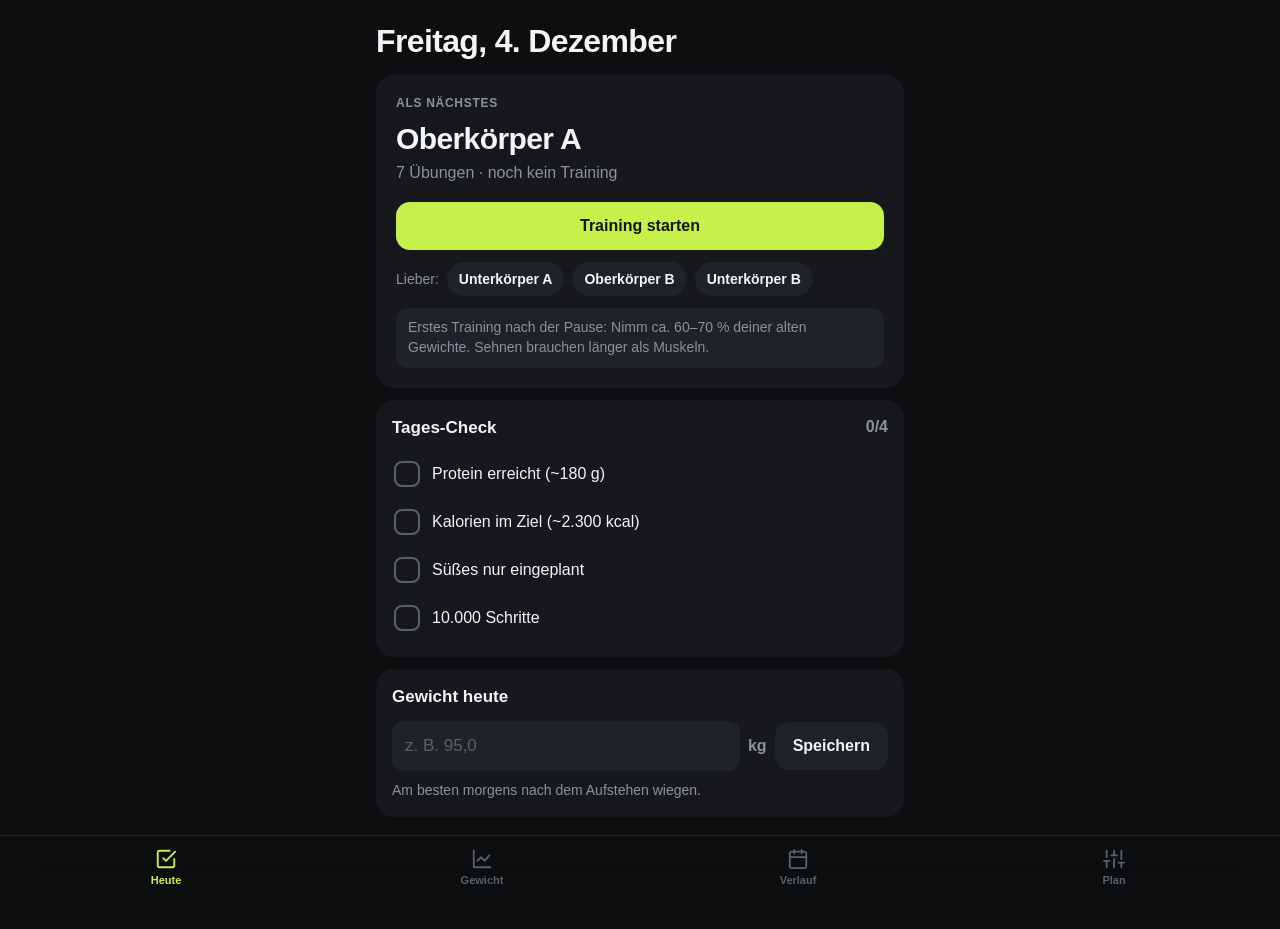
<file: index.html>
<!doctype html>
<html lang="de">
<head>
  <meta charset="utf-8">
  <meta name="viewport" content="width=device-width, initial-scale=1, viewport-fit=cover">
  <meta name="theme-color" content="#0D0E10">
  <meta name="color-scheme" content="dark">
  <meta name="apple-mobile-web-app-capable" content="yes">
  <meta name="mobile-web-app-capable" content="yes">
  <meta name="apple-mobile-web-app-status-bar-style" content="black-translucent">
  <meta name="apple-mobile-web-app-title" content="Fitness">
  <meta name="format-detection" content="telephone=no">
  <link rel="apple-touch-icon" href="icons/apple-touch-icon.png">
  <link rel="icon" type="image/png" href="icons/icon-192.png">
  <link rel="manifest" href="manifest.webmanifest">
  <link rel="stylesheet" href="styles.css">
  <title>Fitness Tracker</title>
</head>
<body>
  <main id="main" aria-live="polite"></main>
  <div id="rest" class="rest" hidden></div>
  <div id="toast" class="toast" role="status"></div>
  <nav id="tabs" class="tabs" aria-label="Navigation"></nav>
  <script src="app.js"></script>
</body>
</html>
</file>
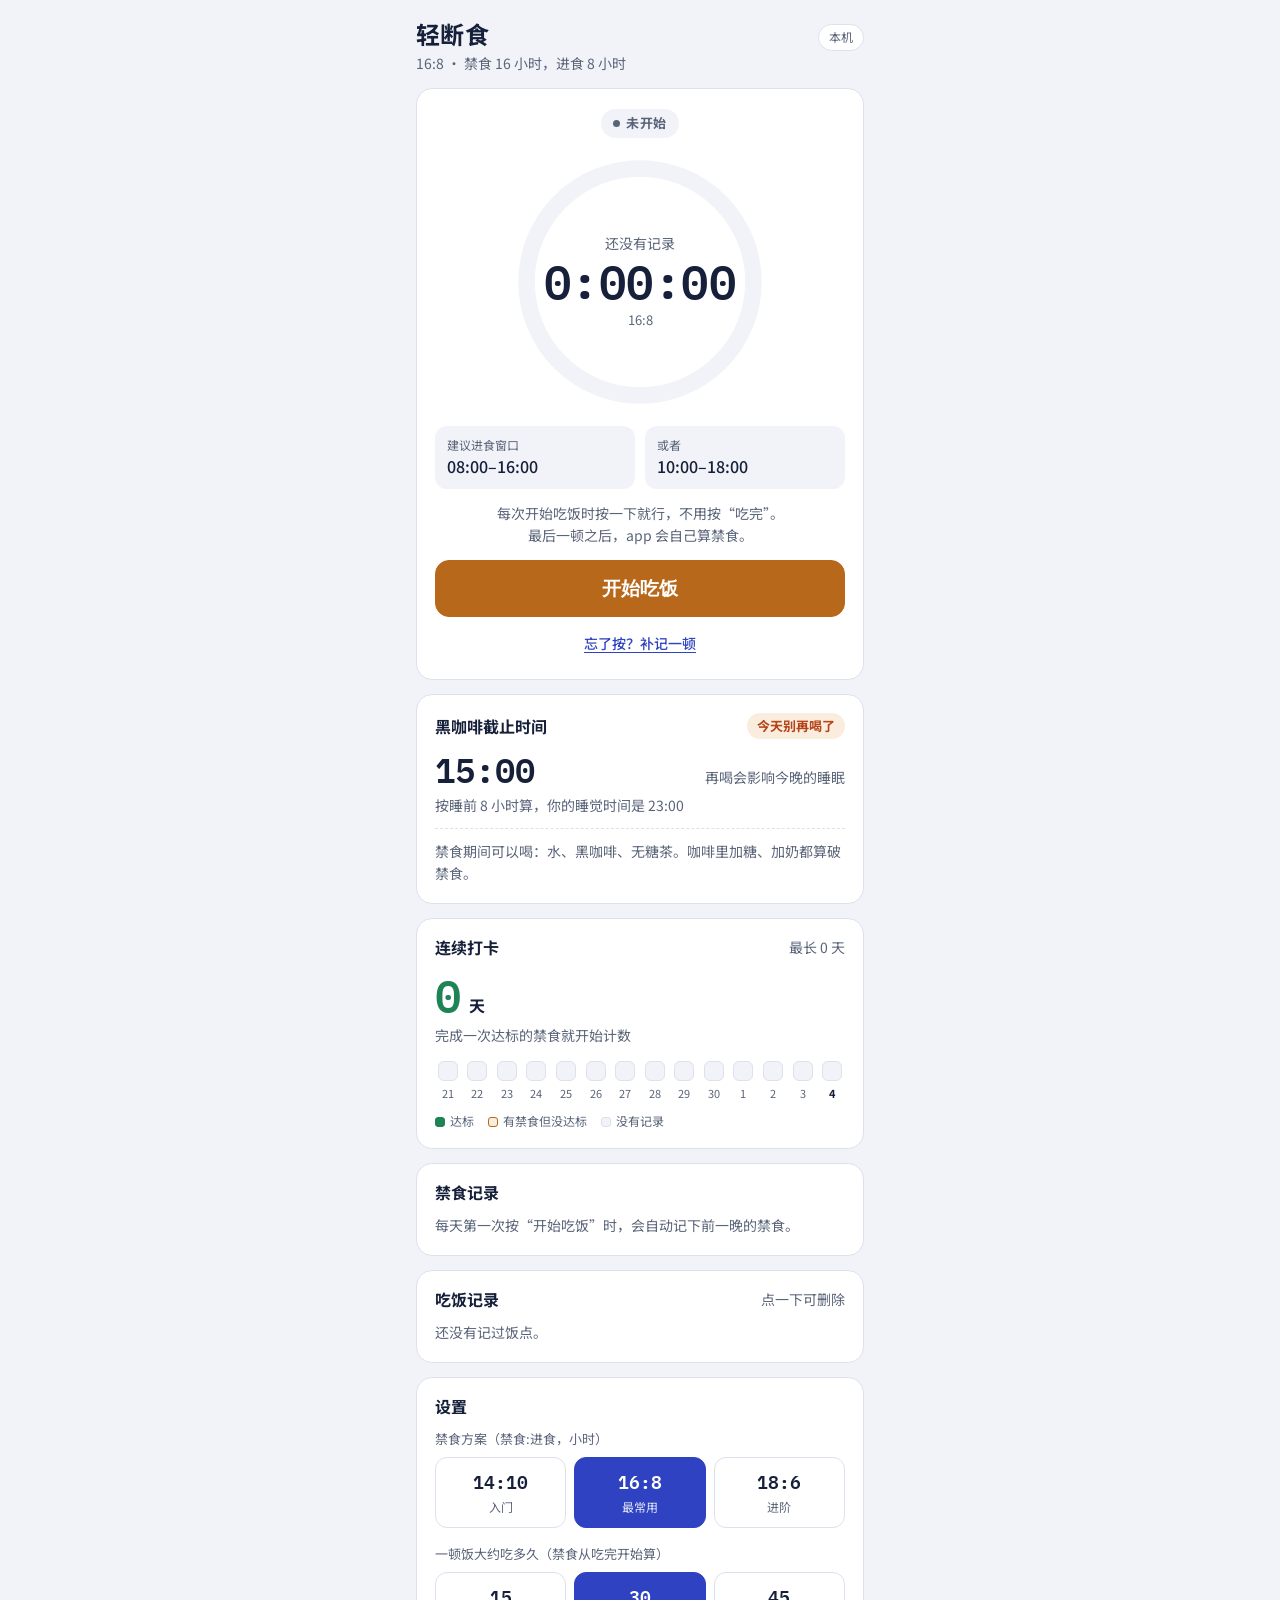
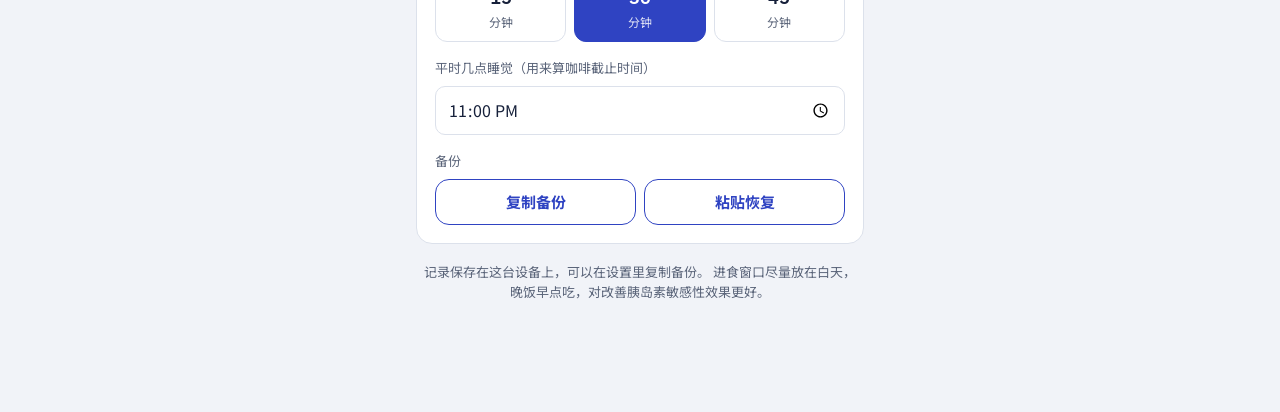
<file: fasting/index.html>
<!DOCTYPE html>
<html lang="zh-CN">
<head>
<meta charset="utf-8">
<meta name="viewport" content="width=device-width, initial-scale=1">
<meta name="theme-color" content="#F1F3F8" media="(prefers-color-scheme: light)">
<meta name="theme-color" content="#0C111E" media="(prefers-color-scheme: dark)">
<meta name="apple-mobile-web-app-capable" content="yes">
<meta name="mobile-web-app-capable" content="yes">
<meta name="apple-mobile-web-app-status-bar-style" content="default">
<meta name="apple-mobile-web-app-title" content="轻断食">
<meta name="format-detection" content="telephone=no">
<link rel="apple-touch-icon" href="icons/apple-touch-icon.png">
<link rel="icon" type="image/png" href="icons/icon-192.png">
<link rel="manifest" href="manifest.webmanifest">
<title>轻断食计时</title>
<link rel="preconnect" href="https://fonts.googleapis.com">
<link rel="preconnect" href="https://fonts.gstatic.com" crossorigin>
<link href="https://fonts.googleapis.com/css2?family=IBM+Plex+Mono:wght@500;600&family=Noto+Sans+SC:wght@400;500;700&display=swap" rel="stylesheet">
<style>
:root{
  /* Layout: one phone-width column. The timer ring is the hero with a single "开始吃饭" tap; coffee, streak, records and settings stack below. */
  --bg:#F1F3F8;
  --surface:#FFFFFF;
  --ink:#16203A;
  --muted:#5A6479;
  --line:#DCE1EB;
  --fast:#2F43C2;
  --fast-soft:#E5E8FA;
  --eat:#B8681A;
  --eat-soft:#FAEDDD;
  --good:#1F8455;
  --good-soft:#DDF2E7;
  --warn:#B4441A;
  --on-accent:#FFFFFF;
  --font-display:"IBM Plex Mono", ui-monospace, "SF Mono", Menlo, Consolas, monospace;
  --font-body:"Noto Sans SC", "PingFang SC", "Hiragino Sans GB", "Microsoft YaHei", system-ui, sans-serif;
  --radius:16px;
  color-scheme:light;
}
@media (prefers-color-scheme: dark){
  :root:not([data-theme="light"]){
    --bg:#0C111E; --surface:#151C2E; --ink:#E7EBF4; --muted:#98A2B8; --line:#273149;
    --fast:#8E9CFF; --fast-soft:#1F2652; --eat:#F0A65B; --eat-soft:#3A2915;
    --good:#4CC28A; --good-soft:#133326; --warn:#F08A5D; --on-accent:#0C111E;
    color-scheme:dark;
  }
}
:root[data-theme="dark"]{
  --bg:#0C111E; --surface:#151C2E; --ink:#E7EBF4; --muted:#98A2B8; --line:#273149;
  --fast:#8E9CFF; --fast-soft:#1F2652; --eat:#F0A65B; --eat-soft:#3A2915;
  --good:#4CC28A; --good-soft:#133326; --warn:#F08A5D; --on-accent:#0C111E;
  color-scheme:dark;
}

*{box-sizing:border-box}
[hidden]{display:none !important}
html,body{margin:0}
body{background:var(--bg);color:var(--ink);font-family:var(--font-body);font-size:16px;line-height:1.55;-webkit-font-smoothing:antialiased;-webkit-tap-highlight-color:transparent}
.app{max-width:480px;margin:0 auto;padding:20px 16px 110px;display:flex;flex-direction:column;gap:14px}
.top{display:flex;justify-content:space-between;align-items:flex-start;gap:12px}
h1{font-size:24px;line-height:1.2;margin:0;letter-spacing:.02em;text-wrap:balance}
h2{font-size:16px;line-height:1.3;margin:0;text-wrap:balance}
.sub{margin:4px 0 0;color:var(--muted);font-size:14px}
.sync{font-size:12px;color:var(--muted);border:1px solid var(--line);background:var(--surface);border-radius:999px;padding:3px 10px;white-space:nowrap;margin-top:4px}
.sync[data-s="synced"]{color:var(--good);background:var(--good-soft);border-color:transparent}
.sync[data-s="offline"],.sync[data-s="readonly"]{color:var(--warn)}

.card{background:var(--surface);border:1px solid var(--line);border-radius:var(--radius);padding:18px}
.card-head{display:flex;justify-content:space-between;align-items:center;gap:10px;margin-bottom:12px}

/* Hero */
.hero{--ph:var(--muted);--ph-soft:var(--bg);display:flex;flex-direction:column;align-items:center;gap:14px;padding:20px 18px 18px}
.hero[data-phase="fasting"]{--ph:var(--fast);--ph-soft:var(--fast-soft)}
.hero[data-phase="eating"]{--ph:var(--eat);--ph-soft:var(--eat-soft)}
.hero[data-phase="done"]{--ph:var(--good);--ph-soft:var(--good-soft)}
.hero[data-phase="late"]{--ph:var(--warn);--ph-soft:var(--eat-soft)}
.pill{font-size:13px;font-weight:700;letter-spacing:.06em;color:var(--ph);background:var(--ph-soft);border-radius:999px;padding:4px 12px;display:inline-flex;align-items:center;gap:6px}
.pill::before{content:"";width:7px;height:7px;border-radius:50%;background:var(--ph)}
.ring-wrap{position:relative;width:min(260px,74vw);aspect-ratio:1}
.ring{width:100%;height:100%;display:block}
.ring circle{fill:none;stroke-width:14}
.ring .track{stroke:var(--ph-soft)}
.ring .prog{stroke:var(--ph);stroke-linecap:round;transform:rotate(-90deg);transform-origin:110px 110px;transition:stroke-dashoffset .6s ease,stroke .3s ease}
.ring-text{position:absolute;inset:0;display:flex;flex-direction:column;align-items:center;justify-content:center;text-align:center;padding:0 30px}
.ring-label{font-size:14px;color:var(--muted)}
.ring-time{font-family:var(--font-display);font-weight:600;font-size:clamp(34px,10.5vw,46px);line-height:1.15;font-variant-numeric:tabular-nums;letter-spacing:-.01em;color:var(--ink)}
.ring-sub{font-size:13px;color:var(--muted);margin-top:2px}
.times{display:grid;grid-template-columns:1fr 1fr;gap:10px;width:100%;margin:0}
.times > div{background:var(--bg);border-radius:12px;padding:10px 12px;min-width:0}
.times dt{font-size:12px;color:var(--muted)}
.times dd{margin:0;font-weight:500;font-size:16px;font-variant-numeric:tabular-nums}
.hint{margin:0;font-size:14px;color:var(--muted);text-align:center;max-width:36ch}
.hint.warn{color:var(--warn)}
.today-meals{margin:0;font-size:14px;color:var(--muted);text-align:center;font-variant-numeric:tabular-nums}
.today-meals b{color:var(--ink);font-weight:500}

.actions{width:100%;display:flex;flex-direction:column;gap:10px}
.btn{--btn:var(--fast);font:inherit;font-weight:700;font-size:17px;border-radius:14px;padding:14px 16px;border:1.5px solid var(--btn);cursor:pointer;width:100%;background:var(--btn);color:var(--on-accent);transition:transform .08s ease, filter .15s ease}
.btn:active{transform:scale(.985)}
.btn:hover{filter:brightness(1.05)}
.btn[data-kind="eat"]{--btn:var(--eat)}
.btn[data-kind="fast"]{--btn:var(--fast)}
.btn.big{font-size:19px;padding:17px 16px}
.btn.ghost{background:transparent;color:var(--btn)}
.btn.small{font-size:15px;padding:10px 14px;width:auto;flex:1}
.links{display:flex;justify-content:center;flex-wrap:wrap;gap:2px 18px}
.link{background:none;border:0;color:var(--muted);font:inherit;font-size:14px;text-decoration:underline;text-underline-offset:3px;padding:6px 4px;cursor:pointer}
.link.strong{color:var(--fast);font-weight:500}
:focus-visible{outline:3px solid var(--fast);outline-offset:2px;border-radius:8px}

.panel{width:100%;display:flex;flex-direction:column;gap:10px;background:var(--bg);border-radius:12px;padding:14px}
.field{display:flex;flex-direction:column;gap:4px}
.field label{font-size:13px;color:var(--muted)}
input,select,textarea{font:inherit;font-size:16px;color:var(--ink);background:var(--surface);border:1px solid var(--line);border-radius:10px;padding:10px 12px;width:100%;min-height:46px;display:block;-webkit-appearance:none;appearance:none}
textarea{min-height:90px;font-size:13px;font-family:var(--font-display);resize:vertical}
.err{color:var(--warn);font-size:13px;margin:0}
.err:empty{display:none}
.row{display:flex;gap:8px}

/* Coffee */
.coffee-main{display:flex;align-items:baseline;justify-content:space-between;gap:12px;flex-wrap:wrap}
.big{font-family:var(--font-display);font-weight:600;font-size:34px;line-height:1.1;font-variant-numeric:tabular-nums}
.chip{font-size:13px;font-weight:700;border-radius:999px;padding:3px 10px;white-space:nowrap}
.chip.ok{color:var(--good);background:var(--good-soft)}
.chip.no{color:var(--warn);background:var(--eat-soft)}
.meta{margin:6px 0 0;font-size:14px;color:var(--muted)}
.rule{margin:12px 0 0;padding-top:12px;border-top:1px dashed var(--line);font-size:14px;color:var(--muted)}

/* Streak */
.streak-main{display:flex;align-items:baseline;gap:8px}
.streak-main .big{font-size:44px;color:var(--good)}
.streak-main .unit{font-weight:700}
.strip{display:grid;grid-template-columns:repeat(14,1fr);gap:4px;margin-top:14px}
.day{display:flex;flex-direction:column;align-items:center;gap:4px;font-size:11px;color:var(--muted);font-variant-numeric:tabular-nums;min-width:0}
.dot{width:100%;max-width:20px;aspect-ratio:1;border-radius:6px;background:var(--bg);border:1px solid var(--line)}
.dot.ok{background:var(--good);border-color:var(--good)}
.dot.part{background:var(--eat-soft);border-color:var(--eat)}
.dot.live{border:2px dashed var(--fast);background:var(--fast-soft)}
.day.today span{color:var(--ink);font-weight:700}
.legend{display:flex;flex-wrap:wrap;gap:4px 14px;margin-top:10px;font-size:12px;color:var(--muted)}
.legend i{display:inline-block;width:10px;height:10px;border-radius:3px;margin-right:5px;vertical-align:-1px;border:1px solid var(--line);background:var(--bg)}
.legend i.ok{background:var(--good);border-color:var(--good)}
.legend i.part{background:var(--eat-soft);border-color:var(--eat)}

/* Fast records */
.hist{list-style:none;margin:0;padding:0;display:flex;flex-direction:column}
.hist li{display:grid;grid-template-columns:1fr auto;gap:2px 12px;padding:12px 0;border-top:1px solid var(--line);align-items:center}
.hist li:first-child{border-top:0;padding-top:4px}
.h-day{font-weight:500}
.h-range{font-size:13px;color:var(--muted);font-variant-numeric:tabular-nums}
.h-right{text-align:right;display:flex;flex-direction:column;align-items:flex-end;gap:2px}
.h-dur{font-weight:700;font-variant-numeric:tabular-nums;white-space:nowrap}
.badge{font-size:12px;font-weight:700;border-radius:999px;padding:1px 8px;white-space:nowrap}
.badge.ok{color:var(--good);background:var(--good-soft)}
.badge.no{color:var(--eat);background:var(--eat-soft)}
.empty{color:var(--muted);font-size:14px;margin:0}
.more{font-size:13px;color:var(--muted);margin:8px 0 0}

/* Meals */
.mdays{display:flex;flex-direction:column}
.mday{display:grid;grid-template-columns:72px 1fr;gap:8px;padding:10px 0;border-top:1px solid var(--line);align-items:start}
.mday:first-child{border-top:0;padding-top:2px}
.mday-label{font-size:14px;font-weight:500;padding-top:4px;white-space:nowrap}
.chips{display:flex;flex-wrap:wrap;gap:6px}
.mchip{font:inherit;font-size:14px;font-variant-numeric:tabular-nums;background:var(--eat-soft);color:var(--ink);border:1px solid transparent;border-radius:999px;padding:3px 8px 3px 10px;cursor:pointer;display:inline-flex;gap:4px;align-items:center;min-height:32px}
.mchip .x{color:var(--muted);font-size:13px}
.mchip[data-armed="1"]{background:var(--warn);color:var(--on-accent)}
.mchip[data-armed="1"] .x{color:var(--on-accent)}

/* Settings */
.set-group{display:flex;flex-direction:column;gap:8px}
.set-group + .set-group{margin-top:16px}
.set-label{font-size:13px;color:var(--muted)}
.seg{display:grid;grid-template-columns:repeat(3,1fr);gap:8px}
.seg button{font:inherit;cursor:pointer;background:var(--surface);color:var(--ink);border:1px solid var(--line);border-radius:12px;padding:10px 4px;display:flex;flex-direction:column;align-items:center;gap:2px}
.seg b{font-family:var(--font-display);font-size:18px;font-weight:600}
.seg small{font-size:12px;color:var(--muted)}
.seg button[aria-pressed="true"]{background:var(--fast);border-color:var(--fast);color:var(--on-accent)}
.seg button[aria-pressed="true"] small{color:var(--on-accent);opacity:.85}

.foot{font-size:13px;color:var(--muted);text-align:center;margin:4px 0 0;padding:0 8px}

.toast{position:fixed;left:50%;bottom:calc(18px + env(safe-area-inset-bottom));transform:translateX(-50%);background:var(--ink);color:var(--bg);border-radius:12px;padding:10px 14px;display:flex;align-items:center;gap:14px;max-width:calc(100% - 32px);width:max-content;box-shadow:0 8px 24px rgba(0,0,0,.18);font-size:15px;z-index:10}
.toast button{background:none;border:0;color:inherit;font:inherit;font-weight:700;text-decoration:underline;text-underline-offset:3px;cursor:pointer;padding:4px 2px;white-space:nowrap}

@media (prefers-reduced-motion: reduce){
  .ring .prog,.btn{transition:none}
}
</style>
</head>
<body>
<main class="app">
  <header class="top">
    <div>
      <h1>轻断食</h1>
      <p class="sub" id="planSub">16:8 · 禁食 16 小时，进食 8 小时</p>
    </div>
    <span class="sync" id="sync" data-s="local">本机</span>
  </header>

  <section class="card hero" id="hero" data-phase="idle" aria-live="polite">
    <span class="pill" id="pill">未开始</span>
    <div class="ring-wrap">
      <svg class="ring" viewBox="0 0 220 220" aria-hidden="true">
        <circle class="track" cx="110" cy="110" r="96"></circle>
        <circle class="prog" id="prog" cx="110" cy="110" r="96"></circle>
      </svg>
      <div class="ring-text">
        <div class="ring-label" id="ringLabel">还没有记录</div>
        <div class="ring-time" id="ringTime">0:00:00</div>
        <div class="ring-sub" id="ringSub">16:8</div>
      </div>
    </div>
    <dl class="times">
      <div><dt id="t1Label">建议进食窗口</dt><dd id="t1">—</dd></div>
      <div><dt id="t2Label">或者</dt><dd id="t2">—</dd></div>
    </dl>
    <p class="hint" id="hint"></p>

    <div class="actions">
      <button class="btn big" id="btnEat" type="button" data-kind="eat">开始吃饭</button>
      <p class="today-meals" id="todayMeals" hidden></p>
      <div class="links">
        <button class="link strong" id="btnPick" type="button">忘了按？补记一顿</button>
      </div>
    </div>

    <form class="panel" id="picker" hidden novalidate>
      <div class="field">
        <label for="pickInput">这顿饭开始吃的时间</label>
        <input type="datetime-local" id="pickInput">
      </div>
      <p class="err" id="pickErr" role="alert"></p>
      <div class="row">
        <button type="submit" class="btn small" data-kind="eat">记下这顿</button>
        <button type="button" class="btn small ghost" id="pickCancel" data-kind="eat">取消</button>
      </div>
    </form>
  </section>

  <section class="card" id="coffeeCard">
    <div class="card-head"><h2>黑咖啡截止时间</h2><span class="chip ok" id="coffeeChip">还可以喝</span></div>
    <div class="coffee-main">
      <span class="big" id="coffeeTime">15:00</span>
      <span class="meta" id="coffeeLeft" style="margin:0">距离截止还有 —</span>
    </div>
    <p class="meta" id="coffeeNote">按睡前 8 小时算，你的睡觉时间是 23:00</p>
    <p class="rule">禁食期间可以喝：水、黑咖啡、无糖茶。咖啡里加糖、加奶都算破禁食。</p>
  </section>

  <section class="card" id="streakCard">
    <div class="card-head"><h2>连续打卡</h2><span class="meta" id="streakBest" style="margin:0">最长 0 天</span></div>
    <div class="streak-main"><span class="big" id="streakNum">0</span><span class="unit">天</span></div>
    <p class="meta" id="streakMsg">完成一次达标的禁食就开始计数</p>
    <div class="strip" id="strip" aria-label="最近 14 天"></div>
    <div class="legend"><span><i class="ok"></i>达标</span><span><i class="part"></i>有禁食但没达标</span><span><i></i>没有记录</span></div>
  </section>

  <section class="card" id="histCard">
    <div class="card-head"><h2>禁食记录</h2></div>
    <p class="meta" id="histStats" style="margin:0 0 8px" hidden></p>
    <ol class="hist" id="hist"></ol>
    <p class="empty" id="histEmpty">每天第一次按“开始吃饭”时，会自动记下前一晚的禁食。</p>
    <p class="more" id="histMore" hidden></p>
  </section>

  <section class="card" id="mealCard">
    <div class="card-head"><h2>吃饭记录</h2><span class="meta" style="margin:0">点一下可删除</span></div>
    <div class="mdays" id="mdays"></div>
    <p class="empty" id="mealEmpty">还没有记过饭点。</p>
  </section>

  <section class="card" id="setCard">
    <div class="card-head"><h2>设置</h2></div>
    <div class="set-group">
      <span class="set-label" id="planLabel">禁食方案（禁食:进食，小时）</span>
      <div class="seg" role="group" aria-labelledby="planLabel" id="segPlan">
        <button type="button" data-h="14" aria-pressed="false"><b>14:10</b><small>入门</small></button>
        <button type="button" data-h="16" aria-pressed="true"><b>16:8</b><small>最常用</small></button>
        <button type="button" data-h="18" aria-pressed="false"><b>18:6</b><small>进阶</small></button>
      </div>
    </div>
    <div class="set-group">
      <span class="set-label" id="mealLabel">一顿饭大约吃多久（禁食从吃完开始算）</span>
      <div class="seg" role="group" aria-labelledby="mealLabel" id="segMeal">
        <button type="button" data-m="15" aria-pressed="false"><b>15</b><small>分钟</small></button>
        <button type="button" data-m="30" aria-pressed="true"><b>30</b><small>分钟</small></button>
        <button type="button" data-m="45" aria-pressed="false"><b>45</b><small>分钟</small></button>
      </div>
    </div>
    <div class="set-group">
      <label class="set-label" for="bedtime">平时几点睡觉（用来算咖啡截止时间）</label>
      <input type="time" id="bedtime" value="23:00">
    </div>
    <div class="set-group">
      <span class="set-label">备份</span>
      <div class="row">
        <button type="button" class="btn small ghost" id="btnExport" data-kind="fast">复制备份</button>
        <button type="button" class="btn small ghost" id="btnImport" data-kind="fast">粘贴恢复</button>
      </div>
      <form class="panel" id="importForm" hidden novalidate>
        <div class="field">
          <label for="importText">把之前复制的备份粘贴到这里</label>
          <textarea id="importText" spellcheck="false"></textarea>
        </div>
        <p class="err" id="importErr" role="alert"></p>
        <div class="row">
          <button type="submit" class="btn small" data-kind="fast">恢复</button>
          <button type="button" class="btn small ghost" id="importCancel" data-kind="fast">取消</button>
        </div>
      </form>
    </div>
  </section>

  <p class="foot" id="foot">进食窗口尽量放在白天，晚饭早点吃，对改善胰岛素敏感性效果更好。</p>
</main>

<div class="toast" id="toast" role="status" hidden>
  <span id="toastMsg"></span>
  <button type="button" id="toastUndo">撤销</button>
</div>

<script>
(function(){
'use strict';
var H = 3600e3, MIN = 60e3, DAY = 24 * H;
var DAY_START = 4 * H;              // 凌晨 4 点前吃的算前一天
var DUP_GAP = 10 * MIN;             // 10 分钟内重复按不算新的一顿
var LS_KEY = 'qingduanshi-v1';
var PLANS = [14, 16, 18], MEAL_MINS = [15, 30, 45];
var WEEK = ['周日','周一','周二','周三','周四','周五','周六'];
var C = 2 * Math.PI * 96;

function $(id){ return document.getElementById(id); }
function pad(n){ return String(n).padStart(2, '0'); }

/* ---------- state ---------- */
function defaults(){
  return { v:2, settings:{ fastHours:16, bedtime:'23:00', mealMin:30 }, meals:[], updatedAt:0 };
}
function sanitize(raw){
  if (!raw || typeof raw !== 'object') return null;
  var d = defaults();
  var s = (raw.settings && typeof raw.settings === 'object') ? raw.settings : {};
  var fh = Number(s.fastHours), mm = Number(s.mealMin);
  d.settings.fastHours = PLANS.indexOf(fh) >= 0 ? fh : 16;
  d.settings.bedtime = (typeof s.bedtime === 'string' && /^\d{2}:\d{2}$/.test(s.bedtime)) ? s.bedtime : '23:00';
  d.settings.mealMin = MEAL_MINS.indexOf(mm) >= 0 ? mm : 30;
  var src = [];
  if (Array.isArray(raw.meals)) {
    src = raw.meals;
  } else {
    // 旧版本（按开始/结束两下）的数据转换成饭点
    var md = d.settings.mealMin * MIN;
    (Array.isArray(raw.history) ? raw.history : []).forEach(function(r){
      if (r && Number.isFinite(r.start) && Number.isFinite(r.end) && r.end > r.start) {
        src.push({ t:r.start - md, plan:r.target });
        src.push({ t:r.end, plan:r.target });
      }
    });
    if (raw.phase === 'eating' && Number.isFinite(raw.phaseStart)) src.push({ t:raw.phaseStart, plan:d.settings.fastHours });
    if (raw.phase === 'fasting' && Number.isFinite(raw.phaseStart)) src.push({ t:raw.phaseStart - md, plan:d.settings.fastHours });
  }
  var list = src.filter(function(m){ return m && Number.isFinite(m.t); }).map(function(m){
    var p = Number(m.plan);
    return { t:Math.round(m.t), plan: PLANS.indexOf(p) >= 0 ? p : d.settings.fastHours };
  }).sort(function(a,b){ return a.t - b.t; });
  var out = [];
  list.forEach(function(m){ if (!out.length || m.t - out[out.length - 1].t >= MIN) out.push(m); });
  d.meals = out.slice(-3000);
  d.updatedAt = Number.isFinite(raw.updatedAt) ? raw.updatedAt : 0;
  return d;
}
function hasData(s){
  return s.meals.length > 0 || s.settings.fastHours !== 16 || s.settings.bedtime !== '23:00' || s.settings.mealMin !== 30;
}
function loadLocal(){
  try { var v = localStorage.getItem(LS_KEY); return v ? JSON.parse(v) : null; } catch(e){ return null; }
}
function saveLocal(s){
  try { localStorage.setItem(LS_KEY, JSON.stringify(s)); } catch(e){}
}
var state = sanitize(loadLocal()) || defaults();

/* ---------- time helpers ---------- */
function startOfDay(ms){ var d = new Date(ms); d.setHours(0,0,0,0); return d.getTime(); }
function addDays(ms, n){ var d = new Date(ms); d.setDate(d.getDate() + n); d.setHours(0,0,0,0); return d.getTime(); }
function lday(ms){ return startOfDay(ms - DAY_START); }      // 这一天的 0 点（凌晨 4 点换日）
function dayKey(ms){ var d = new Date(ms); return d.getFullYear() + '-' + pad(d.getMonth()+1) + '-' + pad(d.getDate()); }
function hm(ms){ var d = new Date(ms); return pad(d.getHours()) + ':' + pad(d.getMinutes()); }
function dayDiff(a, b){ return Math.round((startOfDay(a) - startOfDay(b)) / DAY); }
function relName(dayMs, refDayMs){
  var diff = dayDiff(dayMs, refDayMs);
  if (diff === 0) return '今天';
  if (diff === 1) return '明天';
  if (diff === -1) return '昨天';
  var d = new Date(dayMs);
  return (d.getMonth()+1) + '月' + d.getDate() + '日';
}
function fmtWhen(ms){ return relName(ms, Date.now()) + ' ' + hm(ms); }
function fmtClock(ms, ceil){
  var s = ceil ? Math.ceil(ms / 1000) : Math.floor(ms / 1000);
  if (s < 0) s = 0;
  var h = Math.floor(s / 3600), m = Math.floor((s % 3600) / 60), sec = s % 60;
  return h + ':' + pad(m) + ':' + pad(sec);
}
function fmtDur(ms){
  var total = Math.max(0, Math.round(ms / MIN));
  var h = Math.floor(total / 60), m = total % 60;
  if (h === 0) return m + ' 分钟';
  return h + ' 小时' + (m ? ' ' + m + ' 分' : '');
}
function toLocalInput(ms){
  var d = new Date(ms);
  return d.getFullYear() + '-' + pad(d.getMonth()+1) + '-' + pad(d.getDate()) + 'T' + pad(d.getHours()) + ':' + pad(d.getMinutes());
}
function fromLocalInput(v){
  var m = /^(\d{4})-(\d{2})-(\d{2})T(\d{2}):(\d{2})/.exec(v || '');
  if (!m) return NaN;
  return new Date(+m[1], +m[2]-1, +m[3], +m[4], +m[5], 0, 0).getTime();
}
function clockAdd(hhmm, hours){
  var p = hhmm.split(':').map(Number), t = (p[0] * 60 + p[1] + hours * 60) % 1440;
  return pad(Math.floor(t / 60)) + ':' + pad(t % 60);
}

/* ---------- derived from meals ---------- */
// 每天的第一顿饭结束前一晚的禁食：从上一顿吃完到这一顿开始
function deriveFasts(){
  var md = state.settings.mealMin * MIN, ms = state.meals, res = [];
  for (var i = 1; i < ms.length; i++) {
    if (lday(ms[i].t) !== lday(ms[i-1].t)) {
      var st = ms[i-1].t + md, en = ms[i].t;
      if (en > st) res.push({ start:st, end:en, target:ms[i].plan });
    }
  }
  return res;
}
function achieved(f){ return (f.end - f.start) >= f.target * H - MIN; }

function status(now){
  var fh = state.settings.fastHours, eh = 24 - fh, md = state.settings.mealMin * MIN, ms = state.meals;
  if (!ms.length) return { kind:'idle', fh:fh, eh:eh };
  var last = ms[ms.length - 1].t, fs = last + md, target = fs + fh * H, ld = lday(last), ws = last, n = 0;
  for (var i = ms.length - 1; i >= 0 && lday(ms[i].t) === ld; i--) { ws = ms[i].t; n++; }
  var dl = ws + eh * H;
  var kind = now < fs ? (now < dl ? 'eating' : 'lateMeal') : (now < dl ? 'window' : 'fasting');
  return { kind:kind, last:last, fs:fs, target:target, ws:ws, dl:dl, fh:fh, eh:eh, n:n };
}
function liveDone(now){
  var s = status(now);
  return s.kind === 'fasting' && now - s.fs >= s.fh * H;
}
function computeDays(now){
  var ach = {}, part = {};
  function markRange(start, end, val){
    var endDay = lday(end), d = addDays(lday(start), 1), guard = 0;
    if (d > endDay) d = endDay;
    for (; d <= endDay && guard < 60; d = addDays(d, 1), guard++) { if (!ach[dayKey(d)]) ach[dayKey(d)] = val; }
  }
  deriveFasts().forEach(function(f){
    if (achieved(f)) markRange(f.start, f.end, true);
    else part[dayKey(lday(f.end))] = true;
  });
  var s = status(now);
  if (s.kind === 'fasting' && now - s.fs >= s.fh * H) markRange(s.fs, now, 'live');
  return { ach:ach, part:part };
}
function currentStreak(ach, now){
  var d = lday(now);
  if (!ach[dayKey(d)]) d = addDays(d, -1);
  var n = 0;
  while (ach[dayKey(d)]) { n++; d = addDays(d, -1); }
  return n;
}
function bestStreak(ach){
  var keys = Object.keys(ach).sort(), best = 0, run = 0, prev = null;
  keys.forEach(function(k){
    var p = k.split('-').map(Number), ms = new Date(p[0], p[1]-1, p[2]).getTime();
    run = (prev != null && dayKey(addDays(prev, 1)) === k) ? run + 1 : 1;
    if (run > best) best = run;
    prev = ms;
  });
  return best;
}
function coffeeCut(now){
  var p = state.settings.bedtime.split(':').map(Number);
  var bed = p[0] * 60 + p[1];
  if (bed < 12 * 60) bed += 1440;       // 过了午夜才睡，算作当晚
  var d = new Date(startOfDay(now));
  d.setMinutes(bed - 8 * 60);
  return d.getTime();
}

function phaseView(now){
  var s = status(now);
  if (s.kind === 'idle') {
    return { phase:'idle', pill:'未开始', label:'还没有记录', time:'0:00:00', sub:s.fh + ':' + s.eh, p:0,
      t1L:'建议进食窗口', t1:'08:00–' + clockAdd('08:00', s.eh), t2L:'或者', t2:'10:00–' + clockAdd('10:00', s.eh),
      hint:'每次开始吃饭时按一下就行，不用按“吃完”。最后一顿之后，app 会自己算禁食。' };
  }
  if (s.kind === 'eating') {
    var dlD = new Date(s.dl);
    var lateWin = dayDiff(s.dl, s.ws) > 0 || (dlD.getHours() * 60 + dlD.getMinutes()) > 20 * 60;
    return { phase:'eating', pill:'吃饭中', label:'进食窗口还剩', time:fmtClock(s.dl - now, true),
      sub:'今天第 ' + s.n + ' 顿', p:(now - s.ws) / (s.eh * H),
      t1L:'窗口开始', t1:fmtWhen(s.ws), t2L:'窗口截止', t2:fmtWhen(s.dl),
      hint: (lateWin && s.n === 1) ? '这次进食窗口结束得比较晚。早吃早停效果更好，下次可以试着早点吃第一顿。' : '吃完不用按。之后不再吃的话，会从这顿吃完开始自动算禁食。',
      warn: lateWin && s.n === 1 };
  }
  if (s.kind === 'lateMeal') {
    return { phase:'late', pill:'窗口外进食', label:'已超出进食窗口', time:fmtClock(now - s.dl, false),
      sub:'吃完后自动开始禁食', p:1,
      t1L:'窗口截止', t1:fmtWhen(s.dl), t2L:'下一顿可以吃', t2:fmtWhen(s.target),
      hint:'没关系，吃完不用按，禁食会从这顿吃完开始算。' };
  }
  if (s.kind === 'window') {
    return { phase:'eating', pill:'进食窗口', label:'进食窗口还剩', time:fmtClock(s.dl - now, true),
      sub:'距上一顿 ' + fmtDur(now - s.last), p:(now - s.ws) / (s.eh * H),
      t1L:'窗口截止', t1:fmtWhen(s.dl), t2L:'不再吃的话可以吃', t2:fmtWhen(s.target),
      hint:'如果上一顿就是今天最后一餐，什么都不用按，禁食已经从 ' + hm(s.fs) + ' 开始算了。' };
  }
  var el = now - s.fs, rem = s.target - now;
  if (rem <= 0) {
    return { phase:'done', pill:'已达标', label:'已禁食', time:fmtClock(el, false),
      sub:'超出目标 ' + fmtDur(el - s.fh * H), p:1,
      t1L:'最后一餐', t1:fmtWhen(s.last), t2L:'可以吃饭', t2:'现在就可以',
      hint: el > 48 * H ? '好久没记了？下次开始吃饭时按一下就行。' : '已经达标。开始吃饭时按一下，这次禁食就会记下来。' };
  }
  return { phase:'fasting', pill:'禁食中', label:'还需禁食', time:fmtClock(rem, true),
    sub:'已禁食 ' + fmtDur(el), p:el / (s.fh * H),
    t1L:'最后一餐', t1:fmtWhen(s.last), t2L:'可以吃饭', t2:fmtWhen(s.target),
    hint:'口渴、嘴馋就喝水、黑咖啡或无糖茶。' };
}

/* ---------- rendering ---------- */
var el = {
  hero:$('hero'), pill:$('pill'), prog:$('prog'), ringLabel:$('ringLabel'), ringTime:$('ringTime'), ringSub:$('ringSub'),
  t1L:$('t1Label'), t1:$('t1'), t2L:$('t2Label'), t2:$('t2'), hint:$('hint'), todayMeals:$('todayMeals'),
  btnEat:$('btnEat'), btnPick:$('btnPick'), picker:$('picker'), pickInput:$('pickInput'), pickErr:$('pickErr'),
  coffeeChip:$('coffeeChip'), coffeeTime:$('coffeeTime'), coffeeLeft:$('coffeeLeft'), coffeeNote:$('coffeeNote'),
  streakNum:$('streakNum'), streakBest:$('streakBest'), streakMsg:$('streakMsg'), strip:$('strip'),
  hist:$('hist'), histEmpty:$('histEmpty'), histMore:$('histMore'), histStats:$('histStats'),
  mdays:$('mdays'), mealEmpty:$('mealEmpty'),
  segPlan:$('segPlan'), segMeal:$('segMeal'), bedtime:$('bedtime'), planSub:$('planSub'), sync:$('sync'), foot:$('foot'),
  importForm:$('importForm'), importText:$('importText'), importErr:$('importErr'),
  toast:$('toast'), toastMsg:$('toastMsg'), toastUndo:$('toastUndo')
};
el.prog.style.strokeDasharray = C.toFixed(2);
var lastKey = null;

function renderTick(){
  var now = Date.now(), v = phaseView(now);
  el.hero.dataset.phase = v.phase;
  el.pill.textContent = v.pill;
  el.ringLabel.textContent = v.label;
  el.ringTime.textContent = v.time;
  el.ringSub.textContent = v.sub;
  el.prog.style.strokeDashoffset = (C * (1 - Math.max(0, Math.min(1, v.p)))).toFixed(2);
  el.t1L.textContent = v.t1L; el.t1.textContent = v.t1;
  el.t2L.textContent = v.t2L; el.t2.textContent = v.t2;
  el.hint.textContent = v.hint || '';
  el.hint.classList.toggle('warn', !!v.warn);

  var cut = coffeeCut(now);
  el.coffeeTime.textContent = hm(cut);
  if (now < cut) {
    el.coffeeChip.className = 'chip ok'; el.coffeeChip.textContent = '还可以喝';
    el.coffeeLeft.textContent = '距离截止还有 ' + fmtDur(cut - now);
  } else {
    el.coffeeChip.className = 'chip no'; el.coffeeChip.textContent = '今天别再喝了';
    el.coffeeLeft.textContent = '再喝会影响今晚的睡眠';
  }

  var key = dayKey(lday(now)) + '|' + liveDone(now) + '|' + status(now).kind;
  if (key !== lastKey) { lastKey = key; renderStatic(); }
}

function renderStatic(){
  var now = Date.now(), fh = state.settings.fastHours, eh = 24 - fh, today = lday(now);
  el.planSub.textContent = fh + ':' + eh + ' · 禁食 ' + fh + ' 小时，进食 ' + eh + ' 小时';
  Array.prototype.forEach.call(el.segPlan.querySelectorAll('button'), function(b){
    b.setAttribute('aria-pressed', String(Number(b.dataset.h) === fh));
  });
  Array.prototype.forEach.call(el.segMeal.querySelectorAll('button'), function(b){
    b.setAttribute('aria-pressed', String(Number(b.dataset.m) === state.settings.mealMin));
  });
  if (document.activeElement !== el.bedtime) el.bedtime.value = state.settings.bedtime;
  el.coffeeNote.textContent = '按睡前 8 小时算，你的睡觉时间是 ' + state.settings.bedtime;

  // today's meals line
  var todays = state.meals.filter(function(m){ return lday(m.t) === today; });
  el.todayMeals.hidden = todays.length === 0;
  el.todayMeals.textContent = '';
  if (todays.length) {
    el.todayMeals.appendChild(document.createTextNode('今天记了 ' + todays.length + ' 顿：'));
    var b = document.createElement('b');
    b.textContent = todays.map(function(m){ return hm(m.t); }).join('、');
    el.todayMeals.appendChild(b);
  }

  // streak
  var days = computeDays(now), st = currentStreak(days.ach, now), best = bestStreak(days.ach);
  el.streakNum.textContent = st;
  el.streakBest.textContent = '最长 ' + best + ' 天';
  var todayVal = days.ach[dayKey(today)];
  if (st === 0) el.streakMsg.textContent = '完成一次达标的禁食就开始计数';
  else if (todayVal) el.streakMsg.textContent = todayVal === 'live' ? '这次禁食已经达标，继续保持' : '今天已经达标';
  else el.streakMsg.textContent = '今天完成一次达标的禁食，就能变成 ' + (st + 1) + ' 天';

  var s = status(now);
  el.strip.textContent = '';
  for (var i = 13; i >= 0; i--) {
    var d = addDays(today, -i), k = dayKey(d), dd = new Date(d);
    var wrap = document.createElement('div');
    wrap.className = 'day' + (i === 0 ? ' today' : '');
    var dot = document.createElement('div');
    var cls = 'dot';
    if (days.ach[k]) cls += ' ok';
    else if (days.part[k]) cls += ' part';
    else if (i === 0 && s.kind === 'fasting') cls += ' live';
    dot.className = cls;
    var lab = document.createElement('span');
    lab.textContent = dd.getDate();
    wrap.title = (dd.getMonth()+1) + '月' + dd.getDate() + '日 ' + WEEK[dd.getDay()] +
      (days.ach[k] ? ' · 达标' : days.part[k] ? ' · 没达标' : ' · 没有记录');
    wrap.appendChild(dot); wrap.appendChild(lab);
    el.strip.appendChild(wrap);
  }

  // fasting records
  var fasts = deriveFasts().reverse();
  el.hist.textContent = '';
  el.histEmpty.hidden = fasts.length > 0;
  if (fasts.length) {
    var recent = fasts.slice(0, 7);
    var avg = recent.reduce(function(a, f){ return a + (f.end - f.start); }, 0) / recent.length;
    var okN = fasts.filter(achieved).length;
    el.histStats.hidden = false;
    el.histStats.textContent = '共 ' + fasts.length + ' 次，达标 ' + okN + ' 次 · 最近 ' + recent.length + ' 次平均 ' + (avg / H).toFixed(1) + ' 小时';
  } else {
    el.histStats.hidden = true;
  }
  fasts.slice(0, 30).forEach(function(f){
    var li = document.createElement('li');
    var left = document.createElement('div');
    var dEl = document.createElement('div');
    dEl.className = 'h-day';
    var endDay = lday(f.end);
    dEl.textContent = relName(endDay, today) + ' ' + WEEK[new Date(endDay).getDay()];
    var rg = document.createElement('div');
    rg.className = 'h-range';
    var gap = dayDiff(f.end, f.start);
    rg.textContent = (gap === 0 ? '' : gap === 1 ? '前一天 ' : gap + ' 天前 ') + hm(f.start) + ' → ' + hm(f.end);
    left.appendChild(dEl); left.appendChild(rg);
    var right = document.createElement('div');
    right.className = 'h-right';
    var du = document.createElement('span');
    du.className = 'h-dur';
    du.textContent = fmtDur(f.end - f.start);
    var bd = document.createElement('span');
    var ok = achieved(f);
    bd.className = 'badge ' + (ok ? 'ok' : 'no');
    bd.textContent = ok ? '达标 · ' + f.target + 'h' : '没达标 · 目标 ' + f.target + 'h';
    right.appendChild(du); right.appendChild(bd);
    li.appendChild(left); li.appendChild(right);
    el.hist.appendChild(li);
  });
  el.histMore.hidden = fasts.length <= 30;
  el.histMore.textContent = '只显示最近 30 次，较早的记录仍然算在连续天数里。';

  // meals by day (last 10 days with meals)
  var groups = [], map = {};
  for (var j = state.meals.length - 1; j >= 0; j--) {
    var m = state.meals[j], ld = lday(m.t), gk = String(ld);
    if (!map[gk]) {
      if (groups.length >= 7) break;
      map[gk] = { day:ld, items:[] }; groups.push(map[gk]);
    }
    map[gk].items.unshift(m);
  }
  el.mdays.textContent = '';
  el.mealEmpty.hidden = groups.length > 0;
  groups.forEach(function(g){
    var row = document.createElement('div');
    row.className = 'mday';
    var lab = document.createElement('div');
    lab.className = 'mday-label';
    lab.textContent = relName(g.day, today);
    lab.title = WEEK[new Date(g.day).getDay()];
    var chips = document.createElement('div');
    chips.className = 'chips';
    g.items.forEach(function(m){
      var c = document.createElement('button');
      c.type = 'button'; c.className = 'mchip';
      var t = document.createElement('span'); t.textContent = hm(m.t);
      var x = document.createElement('span'); x.className = 'x'; x.textContent = '×';
      c.appendChild(t); c.appendChild(x);
      c.setAttribute('aria-label', '删除 ' + fmtWhen(m.t) + ' 这顿');
      c.addEventListener('click', function(){
        if (c.dataset.armed === '1') { deleteMeal(m.t); return; }
        c.dataset.armed = '1'; t.textContent = '删除 ' + hm(m.t) + '？';
        setTimeout(function(){ if (c.isConnected) { c.dataset.armed = ''; t.textContent = hm(m.t); } }, 3500);
      });
      chips.appendChild(c);
    });
    row.appendChild(lab); row.appendChild(chips);
    el.mdays.appendChild(row);
  });
}

function renderAll(){ lastKey = null; renderTick(); }

/* ---------- actions ---------- */
var undoSnap = null, toastTimer = null;
function commit(){
  state.updatedAt = Date.now();
  saveLocal(state);
  renderAll();
  dirty = true;
  flush();
}
function act(mutator, msg){
  var before = JSON.stringify(state);
  if (mutator() === false) return false;
  undoSnap = before;
  commit();
  showToast(msg, true);
  return true;
}
function showToast(msg, canUndo){
  el.toastMsg.textContent = msg;
  el.toastUndo.hidden = !canUndo;
  el.toast.hidden = false;
  clearTimeout(toastTimer);
  toastTimer = setTimeout(function(){ el.toast.hidden = true; undoSnap = null; }, 7000);
}
el.toastUndo.addEventListener('click', function(){
  if (!undoSnap) return;
  var s = sanitize(JSON.parse(undoSnap));
  undoSnap = null;
  if (s) { state = s; commit(); showToast('已撤销', false); }
});

function nearMeal(t){
  return state.meals.filter(function(m){ return Math.abs(m.t - t) < DUP_GAP; })[0] || null;
}
function addMeal(t, manual){
  var fh = state.settings.fastHours, md = state.settings.mealMin * MIN;
  var prev = null;
  for (var i = state.meals.length - 1; i >= 0; i--) { if (state.meals[i].t < t) { prev = state.meals[i]; break; } }
  var msg;
  if (manual) msg = '已补记 ' + fmtWhen(t) + ' 这顿';
  else if (prev && lday(prev.t) !== lday(t)) {
    var dur = t - (prev.t + md);
    msg = '这次禁食 ' + fmtDur(dur) + (dur >= fh * H - MIN ? '，达标了' : '，没到 ' + fh + ' 小时') + '。已记下这顿';
  } else {
    var n = state.meals.filter(function(m){ return lday(m.t) === lday(t); }).length + 1;
    msg = '已记下今天第 ' + n + ' 顿，' + hm(t);
  }
  return act(function(){
    state.meals.push({ t:t, plan:fh });
    state.meals.sort(function(a,b){ return a.t - b.t; });
  }, msg);
}
function deleteMeal(t){
  act(function(){ state.meals = state.meals.filter(function(m){ return m.t !== t; }); }, '已删除 ' + fmtWhen(t) + ' 这顿');
}

el.btnEat.addEventListener('click', function(){
  el.picker.hidden = true;
  var now = Date.now(), near = nearMeal(now);
  if (near) {
    showToast(Math.max(1, Math.round((now - near.t) / MIN)) + ' 分钟前刚记过一顿，这次不重复记', false);
    return;
  }
  addMeal(now, false);
});

/* ---------- manual meal ---------- */
el.btnPick.addEventListener('click', function(){
  if (!el.picker.hidden) { el.picker.hidden = true; return; }
  var now = Date.now();
  el.pickErr.textContent = '';
  el.pickInput.max = toLocalInput(now);
  el.pickInput.value = toLocalInput(now - 30 * MIN);
  el.picker.hidden = false;
  el.pickInput.focus();
});
$('pickCancel').addEventListener('click', function(){ el.picker.hidden = true; });
el.picker.addEventListener('submit', function(e){
  e.preventDefault();
  var t = fromLocalInput(el.pickInput.value), now = Date.now(), err = '';
  if (!Number.isFinite(t)) err = '请选择日期和时间';
  else if (t > now + MIN) err = '不能选将来的时间';
  else if (t < now - 14 * DAY) err = '只能补记最近 14 天内的饭';
  else if (nearMeal(t)) err = '这个时间前后 10 分钟内已经记过一顿了';
  if (err) { el.pickErr.textContent = err; return; }
  el.picker.hidden = true;
  addMeal(t, true);
});

/* ---------- settings ---------- */
el.segPlan.addEventListener('click', function(e){
  var b = e.target.closest('button[data-h]');
  if (!b) return;
  var h = Number(b.dataset.h);
  if (h === state.settings.fastHours) return;
  act(function(){ state.settings.fastHours = h; }, '已切换到 ' + h + ':' + (24 - h));
});
el.segMeal.addEventListener('click', function(e){
  var b = e.target.closest('button[data-m]');
  if (!b) return;
  var m = Number(b.dataset.m);
  if (m === state.settings.mealMin) return;
  act(function(){ state.settings.mealMin = m; }, '每顿按 ' + m + ' 分钟算');
});
el.bedtime.addEventListener('change', function(){
  var v = el.bedtime.value;
  if (!/^\d{2}:\d{2}$/.test(v) || v === state.settings.bedtime) return;
  state.settings.bedtime = v;
  commit();
});

/* ---------- backup ---------- */
$('btnExport').addEventListener('click', function(){
  var text = JSON.stringify(state);
  var done = function(){ showToast('备份已复制，可以粘贴到备忘录保存', false); };
  try {
    navigator.clipboard.writeText(text).then(done, function(){
      el.importForm.hidden = false; el.importText.value = text; el.importText.select();
      showToast('没法自动复制，请手动复制下面的文字', false);
    });
  } catch(e){
    el.importForm.hidden = false; el.importText.value = text; el.importText.select();
    showToast('没法自动复制，请手动复制下面的文字', false);
  }
});
$('btnImport').addEventListener('click', function(){
  el.importForm.hidden = !el.importForm.hidden;
  el.importErr.textContent = '';
  if (!el.importForm.hidden) { el.importText.value = ''; el.importText.focus(); }
});
$('importCancel').addEventListener('click', function(){ el.importForm.hidden = true; });
el.importForm.addEventListener('submit', function(e){
  e.preventDefault();
  var parsed = null;
  try { parsed = sanitize(JSON.parse(el.importText.value.trim())); } catch(err){}
  if (!parsed) { el.importErr.textContent = '这段文字不是有效的备份，请整段复制后再粘贴'; return; }
  el.importForm.hidden = true;
  act(function(){ var keep = state.updatedAt; state = parsed; state.updatedAt = keep; }, '已恢复 ' + parsed.meals.length + ' 顿饭的记录');
});

/* ---------- cloud sync (只在 Claude 里打开时可用) ---------- */
var docRef = null, dirty = false, inflight = false;
var TIP = '进食窗口尽量放在白天，晚饭早点吃，对改善胰岛素敏感性效果更好。';
var SYNC_TEXT = {
  local:['本机', '记录保存在这台设备上，可以在设置里复制备份。'],
  connecting:['同步中…', '正在连接你的 Claude 账户。'],
  synced:['已同步', '记录保存在你的 Claude 账户里，换设备打开也在。'],
  offline:['云端连不上', '暂时连不上云端，记录先存在本机，连上后会同步。'],
  readonly:['只存本机', '这个账户不能写入云端，记录只保存在这台设备上。']
};
function setSync(s){
  el.sync.dataset.s = s;
  el.sync.textContent = SYNC_TEXT[s][0];
  el.foot.textContent = SYNC_TEXT[s][1] + ' ' + TIP;
}
function sleep(ms){ return new Promise(function(r){ setTimeout(r, ms); }); }
function flush(){
  if (!docRef || inflight || !dirty) return;
  inflight = true; dirty = false;
  var body = JSON.parse(JSON.stringify(state));
  docRef.set(body).then(function(){ setSync('synced'); }, function(e){
    var code = e && e.code;
    if (code === 'unavailable') {
      return sleep(700 + Math.random() * 900).then(function(){ return docRef.set(body); })
        .then(function(){ setSync('synced'); }, function(){ setSync('offline'); dirty = true; });
    }
    if (code === 'invalid_argument') { setSync('readonly'); docRef = null; return; }
    if (code === 'revoked' || code === 'not_granted' || code === 'capability_disabled' || code === 'capability_removed') { setSync('local'); docRef = null; return; }
    setSync('offline');
  }).then(function(){
    inflight = false;
    if (dirty && docRef) flush();
  });
}
function adopt(data){
  var r = sanitize(data);
  if (r && r.updatedAt > state.updatedAt) { state = r; saveLocal(state); el.picker.hidden = true; renderAll(); }
}
async function initCloud(){
  if (!window.claude || typeof window.claude.use !== 'function') { setSync('local'); return; }
  setSync('connecting');
  var db = null, user = null;
  try { var res = await Promise.all([window.claude.use('db'), window.claude.use('user')]); db = res[0]; user = res[1]; } catch(e){}
  if (!db || !user) { setSync('local'); return; }
  var uid = null;
  try { uid = await user.id(); } catch(e){}
  if (!uid) { setSync('local'); return; }
  var ref;
  try { ref = db.doc('data/users/' + uid + '/fasting'); } catch(e){ setSync('local'); return; }
  var answered = false;
  var timer = setTimeout(function(){ if (!answered) setSync('offline'); }, 10000);
  var snap;
  try { snap = await ref.get(); }
  catch(e){ answered = true; clearTimeout(timer); setSync(e && e.code === 'unavailable' ? 'offline' : 'local'); return; }
  answered = true; clearTimeout(timer);
  docRef = ref;
  if (snap.exists) {
    var remote = sanitize(snap.data());
    if (remote && remote.updatedAt > state.updatedAt) adopt(snap.data());
    else if (remote && state.updatedAt > remote.updatedAt) dirty = true;
  } else if (hasData(state)) {
    dirty = true;
  }
  setSync('synced');
  flush();
  ref.onSnapshot(function(s){
    if (!s.exists || s.metadata.hasPendingWrites) return;
    adopt(s.data());
  }, function(e){
    setSync(e && e.code === 'revoked' ? 'local' : 'offline');
  });
}

/* ---------- start ---------- */
renderAll();
setSync('local');
setInterval(renderTick, 1000);
document.addEventListener('visibilitychange', function(){ if (!document.hidden) renderAll(); });
initCloud();

// 放到主屏幕时：离线可用，并请求浏览器长期保留数据
if (!window.claude && location.protocol === 'https:') {
  try { if (navigator.storage && navigator.storage.persist) navigator.storage.persist(); } catch(e){}
  try { if ('serviceWorker' in navigator) navigator.serviceWorker.register('sw.js').catch(function(){}); } catch(e){}
}
})();
</script>
</body>
</html>
</file>
<file: styles.css>
/* Fitness Tracker – dunkles Design, optimiert fürs iPhone */
* { box-sizing: border-box; margin: 0; padding: 0; }

:root {
  color-scheme: dark;
  --bg: #0D0E10;
  --surface: #16181B;
  --surface-2: #1F2226;
  --border: #272B30;
  --text: #F3F4F6;
  --muted: #8C929B;
  --faint: #5A6069;
  --accent: #C8F04A;
  --accent-ink: #11140A;
  --accent-soft: rgba(200, 240, 74, 0.13);
  --danger: #FF6B5E;
  --radius: 18px;
  --safe-t: env(safe-area-inset-top, 0px);
  --safe-b: env(safe-area-inset-bottom, 0px);
}

html { -webkit-text-size-adjust: 100%; background: var(--bg); }
body {
  font: 16px/1.4 -apple-system, BlinkMacSystemFont, "SF Pro Text", "Segoe UI", Roboto, sans-serif;
  background: var(--bg);
  color: var(--text);
  min-height: 100vh;
  -webkit-font-smoothing: antialiased;
  overscroll-behavior-y: none;
}
[hidden] { display: none !important; }

main {
  max-width: 560px;
  margin: 0 auto;
  padding: calc(var(--safe-t) + 20px) 16px calc(100px + var(--safe-b));
}

button {
  font: inherit; color: inherit; background: none; border: 0; cursor: pointer;
  touch-action: manipulation; -webkit-tap-highlight-color: transparent;
}
input {
  font: inherit; font-size: 17px; color: var(--text);
  background: var(--surface-2); border: 1px solid transparent; border-radius: 12px;
  padding: 12px; width: 100%; min-width: 0; outline: none;
  -webkit-appearance: none; appearance: none;
}
input:focus { border-color: var(--accent); }
input::placeholder { color: var(--faint); }
input[type="date"] { min-height: 48px; text-align: left; display: block; }
input[type="date"]::-webkit-date-and-time-value { text-align: left; }

.ico { width: 22px; height: 22px; fill: none; stroke: currentColor; stroke-width: 2; stroke-linecap: round; stroke-linejoin: round; flex: none; }

/* Typografie */
.title { font-size: 32px; line-height: 1.1; font-weight: 800; letter-spacing: -0.02em; margin: 4px 0 16px; }
h2 { font-size: 17px; font-weight: 700; }
.muted { color: var(--muted); }
.small { font-size: 13px; }
.center { text-align: center; }
.eyebrow { font-size: 12px; font-weight: 700; letter-spacing: 0.06em; text-transform: uppercase; color: var(--muted); }
.intro { margin: -8px 0 16px; font-size: 15px; }
.empty { padding: 28px 8px; text-align: center; color: var(--muted); font-size: 15px; }

/* Karten */
.card { background: var(--surface); border-radius: var(--radius); padding: 16px; margin-bottom: 12px; }
.card > h2 { margin-bottom: 12px; }
.card-head { display: flex; align-items: center; justify-content: space-between; gap: 12px; margin-bottom: 12px; }
.card-head h2 { margin: 0; }

.hero { padding: 20px; }
.hero-name { font-size: 30px; font-weight: 800; letter-spacing: -0.02em; margin: 6px 0 2px; }
.hero .btn.primary, .hero .btn.full { margin-top: 18px; width: 100%; }
.alt { display: flex; flex-wrap: wrap; gap: 8px; align-items: center; margin-top: 12px; font-size: 14px; color: var(--muted); }
.hint { margin-top: 12px; padding: 10px 12px; border-radius: 12px; background: var(--surface-2); font-size: 14px; color: var(--muted); }
.offer { border: 1px solid var(--accent); background: var(--accent-soft); }
.offer h2 { margin: 6px 0 6px; }
.offer p { color: var(--muted); font-size: 15px; margin-bottom: 14px; }
.nudge { border: 1px solid var(--border); background: transparent; }
.nudge p { margin-bottom: 12px; color: var(--muted); font-size: 15px; }

/* Buttons */
.btn {
  display: inline-flex; align-items: center; justify-content: center; gap: 8px;
  min-height: 48px; padding: 0 18px; border-radius: 14px;
  background: var(--surface-2); font-weight: 650; font-size: 16px; white-space: nowrap;
}
.btn.primary { background: var(--accent); color: var(--accent-ink); }
.btn.big { width: 100%; min-height: 56px; font-size: 17px; margin-top: 8px; }
.btn.full { width: 100%; }
.btn.ghost { background: transparent; }
.btn.danger, .link.danger { color: var(--danger); }
.btn:active, .chip:active, .tick:active { transform: scale(0.97); }
.link { color: var(--accent); font-weight: 600; font-size: 15px; padding: 10px 0; }
.chip {
  display: inline-flex; align-items: center; min-height: 34px; padding: 0 12px;
  border-radius: 999px; background: var(--surface-2); font-size: 14px; font-weight: 600; color: var(--text);
}
.chip.accent { background: var(--accent-soft); color: var(--accent); margin: 2px 0 12px; }
.icon-btn { width: 40px; height: 40px; display: inline-grid; place-items: center; border-radius: 12px; color: var(--muted); flex: none; font-size: 18px; }
.icon-btn .ico { width: 18px; height: 18px; }
.row { display: flex; gap: 8px; flex-wrap: wrap; }
.row .btn { flex: 1; }

/* Tages-Check */
.checks { list-style: none; display: grid; gap: 2px; }
.check-row { display: flex; align-items: center; gap: 12px; width: 100%; padding: 10px 2px; text-align: left; font-size: 16px; }
.box {
  width: 26px; height: 26px; border-radius: 8px; border: 2px solid var(--faint);
  display: grid; place-items: center; flex: none; transition: background 0.15s, border-color 0.15s;
}
.box .ico { width: 16px; height: 16px; stroke-width: 3.2; opacity: 0; color: var(--accent-ink); }
.check-row.on .box { background: var(--accent); border-color: var(--accent); }
.check-row.on .box .ico { opacity: 1; }
.check-row.on .label { color: var(--muted); }

/* Formulare */
.inline { display: flex; gap: 8px; align-items: center; }
.inline input { flex: 1; }
.unit { color: var(--muted); font-weight: 600; }
.weight-form { display: grid; gap: 10px; }
.sub { margin-top: 10px; font-size: 14px; color: var(--muted); }
.field { display: grid; gap: 6px; margin-bottom: 14px; }
.field span { font-size: 14px; color: var(--muted); }
.sr-only { position: absolute; width: 1px; height: 1px; opacity: 0; overflow: hidden; pointer-events: none; }

/* Kennzahlen */
.stats { display: grid; grid-template-columns: repeat(3, 1fr); gap: 8px; margin-bottom: 12px; }
.stat { background: var(--surface); border-radius: 16px; padding: 12px; min-width: 0; }
.stat span { display: block; font-size: 12px; color: var(--muted); font-weight: 600; }
.stat strong { font-size: 22px; font-weight: 800; letter-spacing: -0.02em; font-variant-numeric: tabular-nums; }
.stat em { font-style: normal; font-size: 12px; color: var(--muted); margin-left: 3px; }
.tip { font-size: 13px; color: var(--muted); margin: -2px 2px 12px; }

/* Segment-Umschalter */
.seg { display: flex; background: var(--surface-2); border-radius: 10px; padding: 3px; }
.seg button { padding: 6px 10px; border-radius: 8px; font-size: 13px; font-weight: 600; color: var(--muted); }
.seg button.on { background: var(--surface); color: var(--text); }

/* Diagramm */
svg.chart { width: 100%; height: auto; display: block; }
.c-grid { stroke: var(--border); stroke-width: 1; }
.c-label { fill: var(--muted); font-size: 10px; font-family: inherit; }
.c-dot { fill: var(--faint); }
.c-line { stroke: var(--accent); stroke-width: 2.5; fill: none; stroke-linecap: round; stroke-linejoin: round; }
.c-area { fill: var(--accent-soft); }
.c-goal { stroke: var(--muted); stroke-dasharray: 4 4; stroke-width: 1.5; }
.c-last { fill: var(--accent); stroke: var(--surface); stroke-width: 2.5; }

.legend { display: flex; flex-wrap: wrap; gap: 6px 14px; align-items: center; font-size: 12px; color: var(--muted); margin-top: 10px; }
.lg { display: inline-flex; align-items: center; gap: 6px; }
.lg i { display: inline-block; }
.lg-dot { width: 7px; height: 7px; border-radius: 50%; background: var(--faint); }
.lg-line { width: 16px; height: 3px; border-radius: 2px; background: var(--accent); }
.lg-goal { width: 16px; border-top: 2px dashed var(--muted); }
.lg-wk { width: 10px; height: 10px; border-radius: 50%; background: var(--accent); }

/* Listen */
.list { list-style: none; }
.list li { display: flex; align-items: center; gap: 8px; padding: 6px 0; border-bottom: 1px solid var(--border); }
.list li:last-child { border-bottom: 0; }
.list li .grow { flex: 1; }
.num { font-variant-numeric: tabular-nums; font-weight: 650; }

/* Training */
.wk-top { display: flex; align-items: flex-end; justify-content: space-between; gap: 12px; }
.progress { height: 6px; background: var(--surface-2); border-radius: 99px; overflow: hidden; margin: -4px 0 16px; }
.progress div { height: 100%; background: var(--accent); border-radius: inherit; transition: width 0.3s; }
.ex.done .card-head h2::after { content: " ✓"; color: var(--accent); }
.last { font-size: 14px; color: var(--muted); margin: -6px 0 10px; }
.set-h, .set { display: grid; grid-template-columns: 28px 1fr 1fr 48px; gap: 8px; align-items: center; }
.set-h { font-size: 12px; color: var(--faint); font-weight: 600; padding-bottom: 6px; text-align: center; }
.set { margin-bottom: 8px; }
.set .n { font-weight: 700; color: var(--muted); text-align: center; }
.set input { text-align: center; font-variant-numeric: tabular-nums; font-weight: 650; padding: 12px 6px; }
.tick { width: 48px; height: 48px; border-radius: 14px; background: var(--surface-2); display: grid; place-items: center; color: var(--faint); }
.tick .ico { width: 22px; height: 22px; stroke-width: 3; }
.set.on .tick { background: var(--accent); color: var(--accent-ink); }
.set.on input { color: var(--muted); background: transparent; border-color: var(--border); }
.set-tools { display: flex; gap: 18px; }
.spacer { height: 72px; }

/* Pausen-Timer */
.rest {
  position: fixed; left: 16px; right: 16px; bottom: calc(78px + var(--safe-b));
  max-width: 528px; margin: 0 auto; display: flex; align-items: center; gap: 10px;
  padding: 10px 10px 10px 16px; border-radius: 16px; background: var(--surface-2);
  border: 1px solid var(--border); box-shadow: 0 10px 30px rgba(0, 0, 0, 0.45); z-index: 11;
}
.rest .lbl { flex: 1; color: var(--muted); font-weight: 600; }
.rest strong { font-size: 22px; font-variant-numeric: tabular-nums; }
.rest button { min-height: 38px; padding: 0 12px; border-radius: 10px; background: var(--surface); font-weight: 650; font-size: 14px; }
.rest.over { background: var(--accent); color: var(--accent-ink); border-color: transparent; }
.rest.over .lbl { color: var(--accent-ink); }
.rest.over button { background: rgba(0, 0, 0, 0.12); }

/* Hinweis-Toast */
.toast {
  position: fixed; left: 50%; top: calc(var(--safe-t) + 12px);
  transform: translate(-50%, -20px); opacity: 0; pointer-events: none;
  background: var(--surface-2); border: 1px solid var(--border); padding: 10px 16px; border-radius: 999px;
  font-weight: 600; font-size: 14px; transition: opacity 0.25s, transform 0.25s; z-index: 20; white-space: nowrap;
}
.toast.show { opacity: 1; transform: translate(-50%, 0); }

/* Kalender */
.cal-head { display: flex; align-items: center; justify-content: space-between; margin: -6px 0 8px; }
.cal-head strong { font-size: 16px; }
.cal { display: grid; grid-template-columns: repeat(7, 1fr); gap: 4px; text-align: center; }
.cal b { font-size: 11px; color: var(--faint); font-weight: 600; padding-bottom: 4px; }
.day {
  position: relative; aspect-ratio: 1; display: grid; place-items: center; border-radius: 50%;
  font-size: 14px; font-variant-numeric: tabular-nums; color: var(--muted);
}
.day.wk { background: var(--accent); color: var(--accent-ink); font-weight: 700; }
.day.today { box-shadow: inset 0 0 0 2px var(--text); color: var(--text); }
.day.wk.today { box-shadow: inset 0 0 0 2px var(--accent-ink); color: var(--accent-ink); }
.day i { position: absolute; bottom: 4px; left: 50%; width: 4px; height: 4px; margin-left: -2px; border-radius: 50%; background: var(--muted); }
.day.wk i { background: var(--accent-ink); }

/* Trainingsliste */
.wk-item { border-bottom: 1px solid var(--border); }
.wk-item:last-child { border-bottom: 0; }
.wk-item summary { list-style: none; display: flex; align-items: center; justify-content: space-between; gap: 12px; padding: 12px 0; cursor: pointer; }
.wk-item summary::-webkit-details-marker { display: none; }
.wk-item summary > div { display: grid; gap: 2px; }
.wk-item summary .muted { font-size: 13px; }
.wk-body { padding: 0 0 12px; }
.wk-ex { display: flex; justify-content: space-between; gap: 12px; padding: 6px 0; font-size: 14px; }
.wk-ex .muted { text-align: right; }

/* Plan bearbeiten */
.plan-head { display: flex; gap: 8px; align-items: center; margin-bottom: 4px; }
.plan-name { font-size: 20px; font-weight: 800; background: transparent; padding: 8px 6px; }
.plan-name:focus { background: var(--surface-2); }
.ex-edit {
  display: grid; grid-template-columns: 1fr 1fr auto;
  grid-template-areas: "name name name" "sets reps tools";
  gap: 6px; padding: 10px 0; border-top: 1px solid var(--border);
}
.ex-edit .nm { grid-area: name; }
.ex-edit .mini.s { grid-area: sets; }
.ex-edit .mini.r { grid-area: reps; }
.ex-edit .ex-tools { grid-area: tools; display: flex; }
.mini { display: flex; align-items: center; gap: 4px; background: var(--surface-2); border-radius: 12px; padding-left: 12px; }
.mini span { font-size: 13px; color: var(--muted); flex: none; }
.mini input { background: transparent; padding: 10px 12px 10px 4px; text-align: right; }
.mini:focus-within { box-shadow: inset 0 0 0 1px var(--accent); }
.mini input:focus { border-color: transparent; }
.habit-edit { display: flex; gap: 6px; align-items: center; margin-bottom: 8px; }

/* Tab-Leiste */
.tabs {
  position: fixed; left: 0; right: 0; bottom: 0; z-index: 10;
  display: grid; grid-template-columns: repeat(4, 1fr);
  padding: 6px 8px calc(6px + var(--safe-b));
  background: rgba(13, 14, 16, 0.86);
  -webkit-backdrop-filter: saturate(180%) blur(18px); backdrop-filter: saturate(180%) blur(18px);
  border-top: 1px solid var(--border);
}
.tabs button { display: flex; flex-direction: column; align-items: center; gap: 3px; padding: 6px 0; font-size: 11px; font-weight: 600; color: var(--faint); }
.tabs button.on { color: var(--accent); }
</file>
